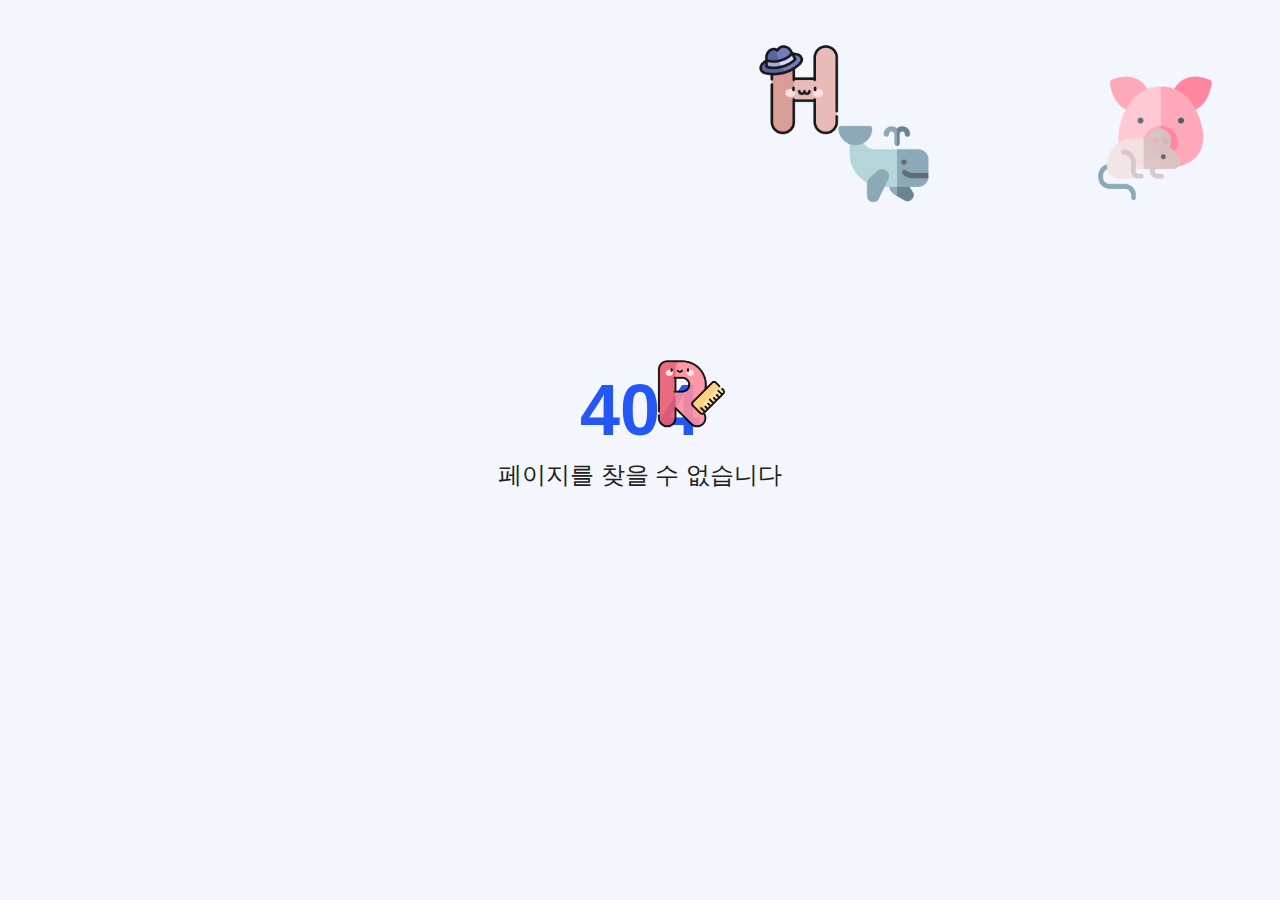
<file: intro.html>
<!DOCTYPE html>
<html lang="ko">
<head>
  <meta charset="UTF-8">
  <title>404 - Page Not Found</title>
  <style>
    body {
      width: 100vw;
      height: 100vh;
      margin: 0;
      padding: 0;
      background: #F3F6FD;
      display: flex;
      flex-direction: column;
      align-items: center;
      justify-content: center;
      overflow: hidden;
      position: relative;
      font-family: 'Nunito', Arial, sans-serif;
    }
    .title {
      font-size: 72px;
      font-weight: bold;
      margin-bottom: 8px;
      color: #2457F5;
      text-align: center;
    }
    .subtitle {
      font-size: 24px;
      color: #222;
      margin-bottom: 40px;
      text-align: center;
    }
    .floating-icon {
      position: absolute;
      transition: transform 1s cubic-bezier(.86,0,.07,1);
      opacity: 0.9;
      pointer-events: none;
    }
  </style>
</head>
<body>
  <div class="title">404</div>
  <div class="subtitle">페이지를 찾을 수 없습니다</div>

  <script>
    // icon 폴더에 01.png ~ 30.png가 존재한다고 가정
    const TOTAL_ICONS = 11;
    const ICONS_TO_SHOW = 5;

    // 1~30 중 10개 랜덤 선택 (중복 없이)
    const allIndices = Array.from({length: TOTAL_ICONS}, (_, i) => i + 1);
    const selectedIndices = [];
    while (selectedIndices.length < ICONS_TO_SHOW) {
      const idx = Math.floor(Math.random() * allIndices.length);
      selectedIndices.push(allIndices.splice(idx, 1)[0]);
    }

    // 이미지로 추가
    selectedIndices.forEach(i => {
      const img = document.createElement('img');
      img.src = `./assets/icon/${String(i).padStart(2, '0')}.png`;
      img.className = 'floating-icon';
      // 랜덤 크기(배율)
      const scale = 1 + Math.random();
      img.style.width = `${60 * scale}px`;
      img.style.height = `${60 * scale}px`;
      // 랜덤 시작 위치
      const left = Math.random() * 90;
      const top = Math.random() * 70;
      img.style.left = `${left}vw`;
      img.style.top = `${top}vh`;
      document.body.appendChild(img);

      // 둥둥이 애니메이션
      function animate() {
        const newLeft = Math.min(Math.max(left + (Math.random()-0.5)*12, 1), 93);
        const newTop = Math.min(Math.max(top + (Math.random()-0.5)*12, 5), 80);
        img.style.transform = `translate(${newLeft-left}vw, ${newTop-top}vh)`;
        setTimeout(animate, 3000 + Math.random()*2000);
      }
      animate();
    });
  </script>
</body>
</html>
</file>
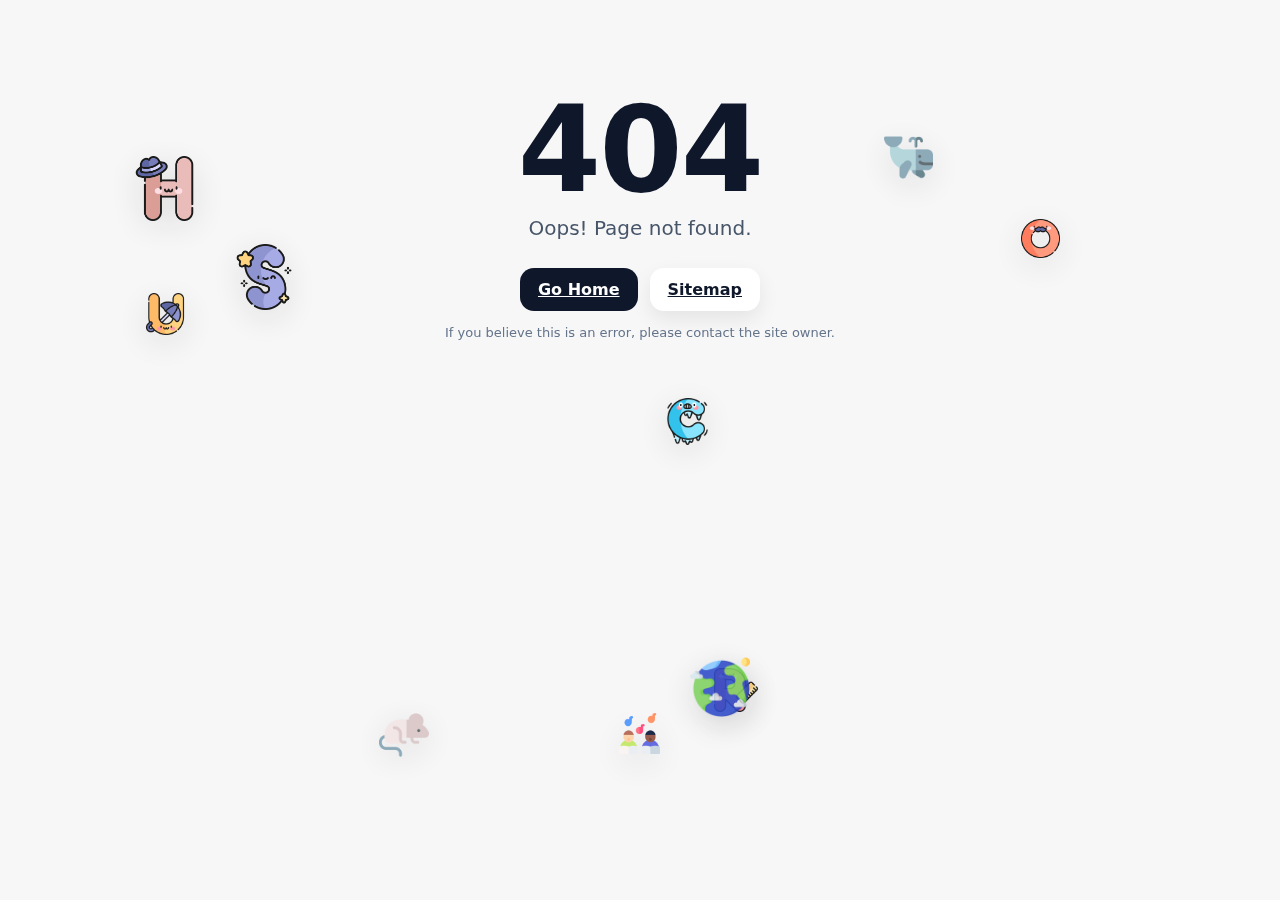
<file: intro01.html>
<!doctype html>
<html lang="en">
<head>
  <meta charset="utf-8" />
  <meta name="viewport" content="width=device-width, initial-scale=1" />
  <title>404 · Oops! Page not found.</title>
  <style>
    :root{
      --bg:#f7f7f8; --ink:#0f172a; --sub:#475569; --accent:#16a34a;
    }
    *{box-sizing:border-box}
    html,body{height:100%;margin:0}
    body{font-family: ui-sans-serif,system-ui,-apple-system,"Noto Sans KR","Apple SD Gothic Neo",Segoe UI,Roboto,Helvetica,Arial,sans-serif;background:var(--bg);color:var(--ink);}

    .stage{position:relative;min-height:100%;overflow:hidden}

    /* floating icons */
    .float{position:absolute;opacity:.9;filter:drop-shadow(0 8px 18px rgba(0,0,0,.12));pointer-events:none;will-change:transform}

    /* base up-down + slight lateral drift (no rotation) */
    @keyframes bob {
      0%{ transform:translate(0, 0); }
      50%{ transform:translate(var(--dx, 12px), -24px); }
      100%{ transform:translate(0, 0); }
    }

    /* content */
    .container{position:relative;z-index:5;max-width:880px;margin:0 auto;padding:96px 24px;display:flex;flex-direction:column;align-items:center;text-align:center}
    .title{font-size:120px;line-height:.9;font-weight:900;letter-spacing:-2px;margin:0 0 12px}
    .desc{font-size:20px;color:var(--sub);margin:0 0 28px}
    .actions{display:flex;gap:12px;flex-wrap:wrap;justify-content:center}
    .btn{appearance:none;border:0;border-radius:14px;padding:12px 18px;font-weight:700;cursor:pointer}
    .btn-primary{background:var(--ink);color:#fff}
    .btn-ghost{background:#fff;color:var(--ink);box-shadow:0 8px 20px rgba(0,0,0,.08)}

    /* mimic flaticon 404 layout feel: large 404, subtle sub, airy spacing */
    .note{margin-top:14px;font-size:13px;color:#64748b}

    /* responsive */
    @media (max-width:640px){
      .title{font-size:88px}
      .desc{font-size:18px}
    }
  </style>
</head>
<body>
  <div class="stage" id="stage">
    <main class="container">
      <h1 class="title">404</h1>
      <p class="desc">Oops! Page not found.</p>
      <div class="actions">
        <a class="btn btn-primary" href="/">Go Home</a>
        <a class="btn btn-ghost" href="/sitemap.xml">Sitemap</a>
      </div>
      <div class="note">If you believe this is an error, please contact the site owner.</div>
    </main>
  </div>

  <script>
    // settings
    const ICON_COUNT = 10;              // pick 10 icons
    const ICON_POOL = Array.from({length:11}, (_,i)=>String(i+1).padStart(2,'0')); // 01..11
    const baseSize = 34;                // px; will scale 1.0~2.0 (100~200%)
    const stage = document.getElementById('stage');

    // helper: random integer / float
    const rnd = (min,max)=> Math.random()*(max-min)+min;

    // choose 10 distinct items from 11
    const chosen = ICON_POOL.sort(()=>Math.random()-0.5).slice(0, ICON_COUNT);

    chosen.forEach((name, idx)=>{
      const img = document.createElement('img');
      img.src = `/assets/icon/${name}.png`; // adjust path for your site
      img.alt = `icon ${name}`;
      img.className = 'float';

      const scale = rnd(1, 2); // 100% ~ 200%
      const w = baseSize * scale;
      img.style.width = w + 'px';

      // random initial position (leave 10% margin)
      img.style.left = rnd(5, 85) + 'vw';
      img.style.top  = rnd(10, 80) + 'vh';

      // animation: bob with random horizontal drift and duration/delay
      const dur = rnd(6, 13).toFixed(2) + 's';
      const delay = (-rnd(0, 10)).toFixed(2) + 's'; // negative to desync immediately
      img.style.setProperty('--dx', Math.round(rnd(-20, 20)) + 'px');
      img.style.animation = `bob ${dur} ease-in-out ${delay} infinite`;

      stage.appendChild(img);
    });
  </script>
</body>
</html>
</file>
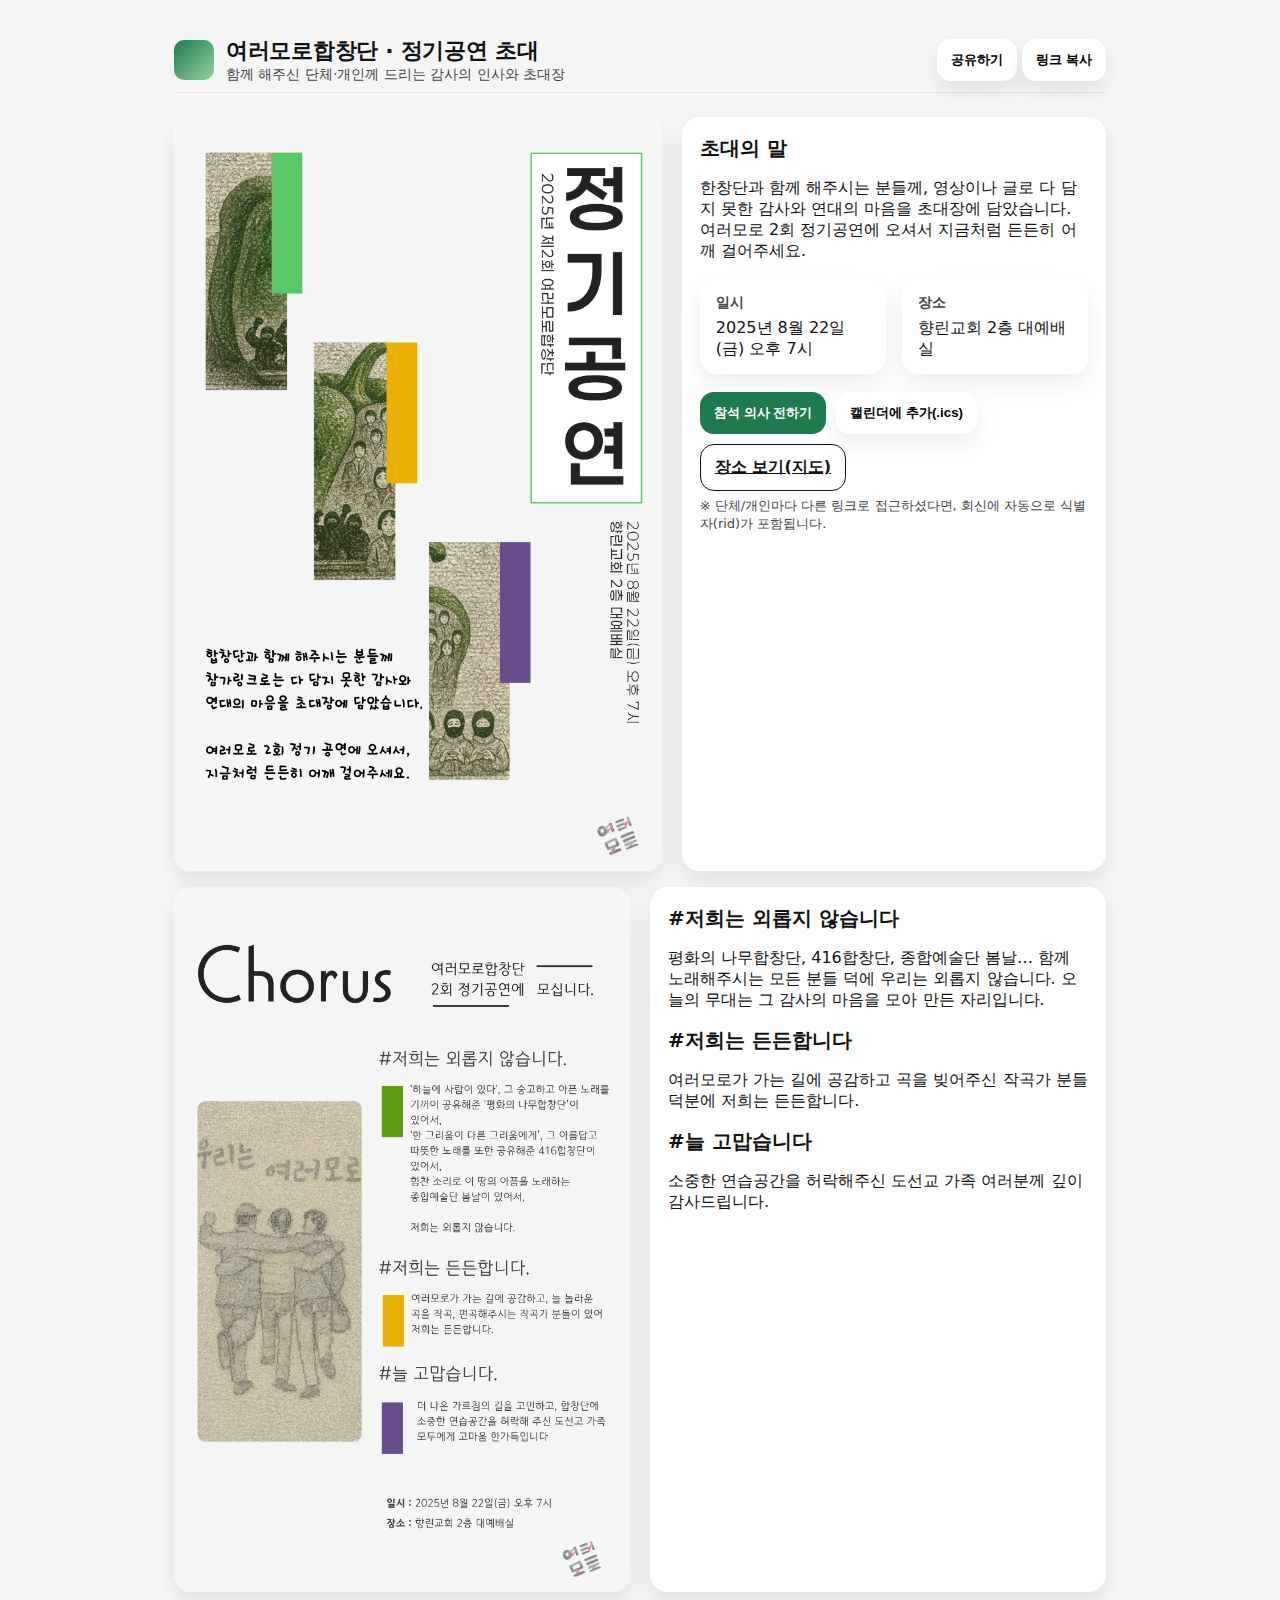
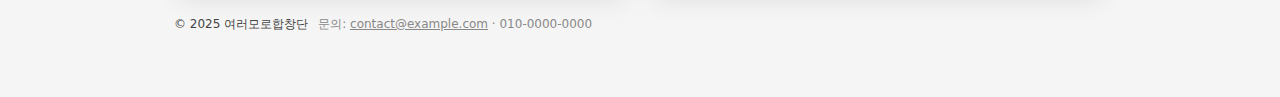
<file: test2.html>
<!doctype html>
<html lang="ko">
<head>
  <meta charset="utf-8" />
  <meta name="viewport" content="width=device-width, initial-scale=1" />
  <title>여러모로합창단 2회 정기공연 · 감사의 초대</title>

  <!-- Open Graph / Link Preview -->
  <meta property="og:type" content="website">
  <meta property="og:title" content="여러모로합창단 2회 정기공연 · 감사의 초대">
  <meta property="og:description" content="함께해주신 모든 분들께 드리는 작고 단단한 감사의 마음. 공연 정보와 참석 회신(눌러서 RSVP)까지 한 곳에서.">
  <!-- TODO: 아래 이미지를 실제 경로로 교체하세요 (1200x630 권장) -->
  <meta property="og:image" content="https://example.com/og/yeoleomolo_1200x630.png">
  <meta property="og:url" content="https://thx.example.com/">
  <meta name="twitter:card" content="summary_large_image">

  <!-- Favicon (선택) -->
  <link rel="icon" href="/favicon.ico">

  <style>
    :root{
      --bg:#f5f5f5; --ink:#111; --sub:#444; --brand:#1f7a4d; --accent:#6a5acd;
      --shadow: 0 10px 25px rgba(0,0,0,.08);
    }
    *{box-sizing:border-box}
    html,body{margin:0;height:100%;background:var(--bg);color:var(--ink);font-family: ui-sans-serif,system-ui,-apple-system,"Noto Sans KR","Apple SD Gothic Neo",Segoe UI,Roboto,Helvetica,Arial,sans-serif}
    a{color:inherit}
    .wrap{max-width:980px;margin:0 auto;padding:24px}
    header{
      display:flex;gap:16px;align-items:center;justify-content:space-between;flex-wrap:wrap;
      padding:12px 0 8px 0;border-bottom:1px solid #e6e6e6
    }
    .brand{display:flex;align-items:center;gap:12px}
    .logo{width:40px;height:40px;border-radius:10px;background:linear-gradient(135deg,var(--brand),#96d19f)}
    h1{font-size:22px;margin:0;letter-spacing:-.3px}
    .lead{font-size:14px;color:var(--sub)}

    .hero{display:grid;grid-template-columns:1.15fr 1fr;gap:20px;margin:24px 0 8px}
    @media (max-width:860px){.hero{grid-template-columns:1fr}}

    .card{background:white;border-radius:18px;box-shadow:var(--shadow);overflow:hidden}
    .card img{width:100%;display:block;height:auto}

    .content{padding:18px 18px 20px}
    .content h2{margin:0 0 10px;font-size:20px}
    .kv{border-radius:16px;overflow:hidden}

    .info{display:grid;grid-template-columns:1fr 1fr;gap:16px;margin:18px 0}
    @media (max-width:640px){.info{grid-template-columns:1fr}}
    .info .i{background:white;border-radius:16px;padding:14px 16px;box-shadow:var(--shadow)}
    .info .i strong{display:block;font-size:14px;color:var(--sub);margin-bottom:6px}
    .info .i span{font-size:16px}

    .cta{display:flex;flex-wrap:wrap;gap:10px;margin-top:14px}
    .btn{appearance:none;border:none;border-radius:14px;padding:12px 14px;font-weight:700;cursor:pointer}
    .btn-primary{background:var(--brand);color:white}
    .btn-ghost{background:white;box-shadow:var(--shadow)}
    .btn-outline{background:transparent;border:1.5px solid var(--ink)}

    .grid{display:grid;grid-template-columns:1fr 1fr;gap:20px;margin:16px 0}
    @media (max-width:860px){.grid{grid-template-columns:1fr}}

    footer{margin:24px 0 40px;color:var(--sub);font-size:12px}
    .copybox{display:flex;gap:10px;align-items:center}
    .small{font-size:12px;color:var(--sub)}
    .muted{color:#888}

    .rsvp-note{font-size:13px;color:var(--sub);margin-top:6px}

    /* 프린트용 */
    @media print{
      header,.cta,.share,.rsvp-note{display:none}
      body{background:white}
      .wrap{max-width:100%;padding:0}
      .grid{gap:0}
      .card{border-radius:0;box-shadow:none}
    }
  </style>
</head>
<body>
  <div class="wrap">
    <header>
      <div class="brand">
        <div class="logo" aria-hidden="true"></div>
        <div>
          <h1>여러모로합창단 · 정기공연 초대</h1>
          <div class="lead">함께 해주신 단체·개인께 드리는 감사의 인사와 초대장</div>
        </div>
      </div>
      <div class="share">
        <button class="btn btn-ghost" id="shareBtn" title="링크 공유">공유하기</button>
        <button class="btn btn-ghost" id="copyBtn" title="링크 복사">링크 복사</button>
      </div>
    </header>

    <section class="hero">
      <div class="card kv">
        <!-- 1페이지 이미지: 실제 배포 경로로 교체하세요 -->
        <img src="https://yeoleomolo.github.io/assets/img/yeoleomolo.2025.invite.p1.png" alt="정기공연 포스터 1" loading="lazy">
      </div>
      <div class="card">
        <div class="content">
          <h2>초대의 말</h2>
          <p>한창단과 함께 해주시는 분들께, 영상이나 글로 다 담지 못한 감사와 연대의 마음을 초대장에 담았습니다. 여러모로 2회 정기공연에 오셔서 지금처럼 든든히 어깨 걸어주세요.</p>

          <div class="info">
            <div class="i"><strong>일시</strong><span id="evDate">2025년 8월 22일(금) 오후 7시</span></div>
            <div class="i"><strong>장소</strong><span id="evVenue">향린교회 2층 대예배실</span></div>
          </div>

          <div class="cta">
            <button class="btn btn-primary" id="rsvpBtn">참석 의사 전하기</button>
            <button class="btn btn-ghost" id="addCalBtn">캘린더에 추가(.ics)</button>
            <a class="btn btn-outline" href="https://maps.google.com/?q=%ED%96%A5%EB%A6%B0%EA%B5%90%ED%9A%8C" target="_blank" rel="noopener">장소 보기(지도)</a>
          </div>
          <div class="rsvp-note">※ 단체/개인마다 다른 링크로 접근하셨다면, 회신에 자동으로 식별자(rid)가 포함됩니다.</div>
        </div>
      </div>
    </section>

    <section class="grid">
      <div class="card"><img src="https://yeoleomolo.github.io/assets/img/yeoleomolo.2025.invite.p2.png" alt="정기공연 포스터 2" loading="lazy"></div>
      <div class="card">
        <div class="content">
          <h2>#저희는 외롭지 않습니다</h2>
          <p>평화의 나무합창단, 416합창단, 종합예술단 봄날… 함께 노래해주시는 모든 분들 덕에 우리는 외롭지 않습니다. 오늘의 무대는 그 감사의 마음을 모아 만든 자리입니다.</p>
          <h2 style="margin-top:16px">#저희는 든든합니다</h2>
          <p>여러모로가 가는 길에 공감하고 곡을 빚어주신 작곡가 분들 덕분에 저희는 든든합니다.</p>
          <h2 style="margin-top:16px">#늘 고맙습니다</h2>
          <p>소중한 연습공간을 허락해주신 도선교 가족 여러분께 깊이 감사드립니다.</p>
        </div>
      </div>
    </section>

    <footer>
      <div class="copybox">
        <div class="small">© 2025 여러모로합창단</div>
        <div class="small muted">문의: <a href="mailto:contact@example.com">contact@example.com</a> · 010-0000-0000</div>
      </div>
    </footer>
  </div>

  <script>
    // 1) rid(수신자 식별자) 파라미터 저장 및 사용
    const u = new URL(location.href);
    const rid = u.searchParams.get('rid');
    if (rid) localStorage.setItem('rid', rid);

    // 2) Web Share API & 링크 복사
    const shareBtn = document.getElementById('shareBtn');
    const copyBtn = document.getElementById('copyBtn');
    shareBtn?.addEventListener('click', async () => {
      try{
        if (navigator.share){
          await navigator.share({title: document.title, text: '여러모로합창단 정기공연 초대', url: location.href});
        } else {
          await navigator.clipboard.writeText(location.href);
          alert('링크가 복사되었습니다');
        }
      }catch(e){console.warn(e)}
    });
    copyBtn?.addEventListener('click', async () => {
      await navigator.clipboard.writeText(location.href);
      alert('링크가 복사되었습니다');
    });

    // 3) RSVP: mailto 예시 (원하시면 폼/서버엔드로 교체)
    document.getElementById('rsvpBtn')?.addEventListener('click', () => {
      const subject = encodeURIComponent('정기공연 참석 회신');
      const body = encodeURIComponent(`안녕하세요,\n\n아래와 같이 회신드립니다.\n\n- 성함/단체명: \n- 인원: \n- 메모: \n\nrid: ${localStorage.getItem('rid')||''}`);
      location.href = `mailto:contact@example.com?subject=${subject}&body=${body}`;
    });

    // 4) 캘린더 .ics 생성(클라이언트) — UTC 시간으로 작성
    document.getElementById('addCalBtn')?.addEventListener('click', () => {
      // TODO: 실제 공연 시간대에 맞춰 수정하세요 (아래는 KST 2025-08-22 19:00 → UTC 10:00 가정)
      const dtStart = '20250822T100000Z';
      const dtEnd   = '20250822T120000Z';
      const ics = `BEGIN:VCALENDAR\nVERSION:2.0\nPRODID:-//Yeoleomolo Choir//Invite//KR\nCALSCALE:GREGORIAN\nBEGIN:VEVENT\nUID:${Date.now()}@thx.example.com\nDTSTAMP:${new Date().toISOString().replace(/[-:]/g,'').replace(/\..+/,'Z')}\nDTSTART:${dtStart}\nDTEND:${dtEnd}\nSUMMARY:여러모로합창단 제2회 정기공연\nLOCATION:향린교회 2층 대예배실\nDESCRIPTION:함께해주신 모든 분들께 드리는 감사의 무대\nEND:VEVENT\nEND:VCALENDAR`;
      const blob = new Blob([ics], {type:'text/calendar'});
      const url = URL.createObjectURL(blob);
      const a = document.createElement('a');
      a.href = url; a.download = 'yeoleomolo_invite.ics';
      document.body.appendChild(a); a.click(); a.remove();
      URL.revokeObjectURL(url);
    });

    // 5) GA4/Matomo 등 분석툴을 쓰는 경우, rid를 이벤트로 전송하세요 (예시)
    // if (window.gtag){ gtag('event','landing_view',{rid: localStorage.getItem('rid')||'(none)'}); }
  </script>

  <!-- 구조화 데이터: 이벤트(검색/캘린더 친화) -->
  <script type="application/ld+json">
  {
    "@context": "https://schema.org",
    "@type": "MusicEvent",
    "name": "여러모로합창단 제2회 정기공연",
    "startDate": "2025-08-22T19:00:00+09:00",
    "endDate": "2025-08-22T21:00:00+09:00",
    "eventAttendanceMode": "https://schema.org/OfflineEventAttendanceMode",
    "eventStatus": "https://schema.org/EventScheduled",
    "location": {
      "@type": "Place",
      "name": "향린교회 2층 대예배실",
      "address": {
        "@type": "PostalAddress",
        "addressCountry": "KR"
      }
    },
    "image": [
      "https://example.com/og/yeoleomolo_1200x630.png"
    ],
    "description": "함께해주신 단체·개인께 드리는 감사의 인사와 공연 초대",
    "organizer": {"@type":"Organization","name":"여러모로합창단"}
  }
  </script>
</body>
</html>
</file>
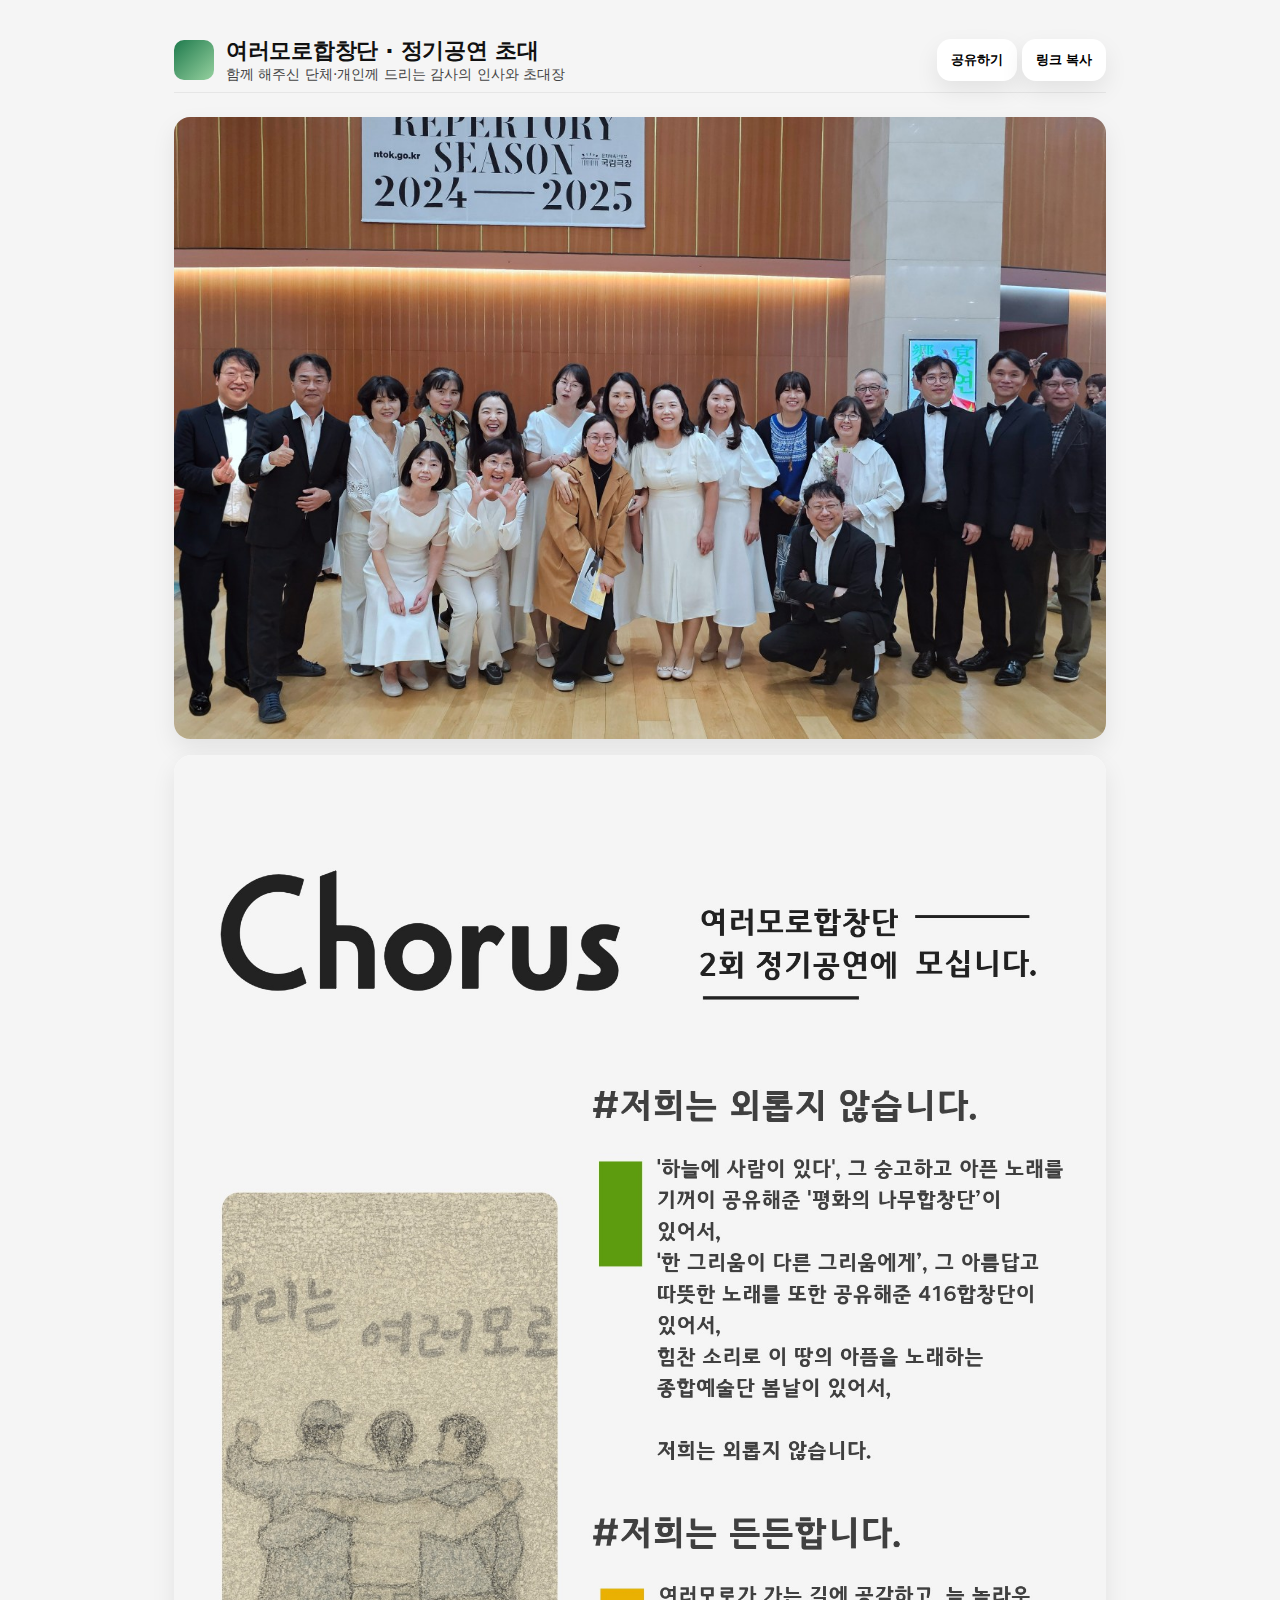
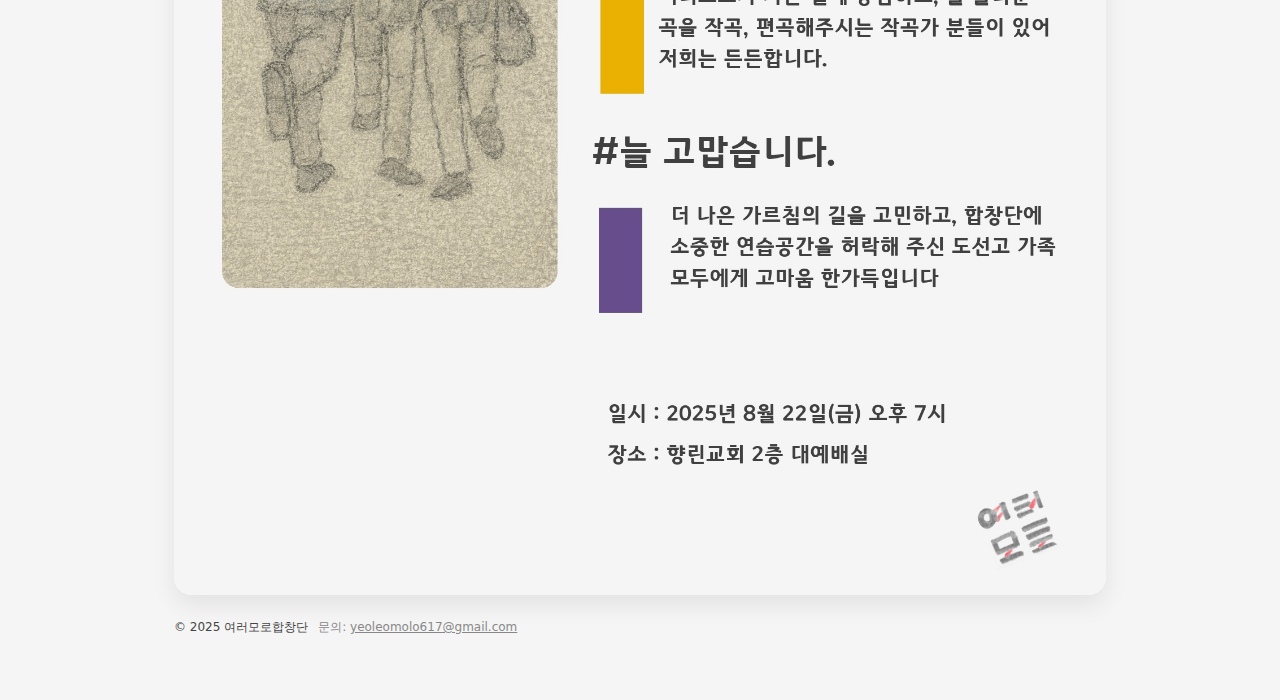
<file: 2025/invite.01.html>
<!doctype html>
<html lang="ko">
<head>
  <meta charset="utf-8" />
  <meta name="viewport" content="width=device-width, initial-scale=1" />
  <title>여러모로합창단 2회 정기공연 · 감사의 초대</title>

  <!-- Open Graph / Link Preview -->
  <meta property="og:type" content="website">
  <meta property="og:title" content="여러모로합창단 2회 정기공연 · 감사의 초대">
  <meta property="og:description" content="함께해주신 모든 분들께 드리는 작고 단단한 감사의 마음을 담은 초대장">
  <!-- TODO: 아래 이미지를 실제 경로로 교체하세요 (1200x630 권장) -->
  <meta property="og:image" content="https://yeoleomolo.github.io/assets/img/og_yeoleomolo_1200.jpg">
  <meta property="og:url" content="https://yeoleomolo.github.io/2025/invite.01.html">
  <meta name="twitter:card" content="summary_large_image">

  <!-- Favicon (선택) -->
  <link rel="icon" href="/favicon.ico">

  <style>
    :root{
      --bg:#f5f5f5; --ink:#111; --sub:#444; --brand:#1f7a4d; --accent:#6a5acd;
      --shadow: 0 10px 25px rgba(0,0,0,.08);
    }
    *{box-sizing:border-box}
    html,body{margin:0;height:100%;background:var(--bg);color:var(--ink);font-family: ui-sans-serif,system-ui,-apple-system,"Noto Sans KR","Apple SD Gothic Neo",Segoe UI,Roboto,Helvetica,Arial,sans-serif}
    a{color:inherit}
    .wrap{max-width:980px;margin:0 auto;padding:24px}
    header{
      display:flex;gap:16px;align-items:center;justify-content:space-between;flex-wrap:wrap;
      padding:12px 0 8px 0;border-bottom:1px solid #e6e6e6
    }
    .brand{display:flex;align-items:center;gap:12px}
    .logo{width:40px;height:40px;border-radius:10px;background:linear-gradient(135deg,var(--brand),#96d19f)}
    h1{font-size:22px;margin:0;letter-spacing:-.3px}
    .lead{font-size:14px;color:var(--sub)}

    .hero{display:grid;grid-template-columns:1fr;gap:20px;margin:24px 0 8px}
    @media (max-width:860px){.hero{grid-template-columns:1fr}}

    .card{background:white;border-radius:18px;box-shadow:var(--shadow);overflow:hidden}
    .card img{width:100%;display:block;height:auto}

    .content{padding:18px 18px 20px}
    .content h2{margin:0 0 10px;font-size:20px}
    .kv{border-radius:16px;overflow:hidden}

    .info{display:grid;grid-template-columns:1fr 1fr;gap:16px;margin:18px 0}
    @media (max-width:640px){.info{grid-template-columns:1fr}}
    .info .i{background:white;border-radius:16px;padding:14px 16px;box-shadow:var(--shadow)}
    .info .i strong{display:block;font-size:14px;color:var(--sub);margin-bottom:6px}
    .info .i span{font-size:16px}

    .cta{display:flex;flex-wrap:wrap;gap:10px;margin-top:14px}
    .btn{appearance:none;border:none;border-radius:14px;padding:12px 14px;font-weight:700;cursor:pointer}
    .btn-primary{background:var(--brand);color:white}
    .btn-ghost{background:white;box-shadow:var(--shadow)}
    .btn-outline{background:transparent;border:1.5px solid var(--ink)}

    .grid{display:grid;grid-template-columns:1fr;gap:20px;margin:16px 0}
    @media (max-width:860px){.grid{grid-template-columns:1fr}}

    footer{margin:24px 0 40px;color:var(--sub);font-size:12px}
    .copybox{display:flex;gap:10px;align-items:center}
    .small{font-size:12px;color:var(--sub)}
    .muted{color:#888}

    .rsvp-note{font-size:13px;color:var(--sub);margin-top:6px}

    /* 프린트용 */
    @media print{
      header,.cta,.share,.rsvp-note{display:none}
      body{background:white}
      .wrap{max-width:100%;padding:0}
      .grid{gap:0}
      .card{border-radius:0;box-shadow:none}
    }
  </style>
</head>

<body>
  <div class="wrap">
    <header>
      <div class="brand">
        <div class="logo" aria-hidden="true"></div>
        <div>
          <h1>여러모로합창단 · 정기공연 초대</h1>
          <div class="lead">함께 해주신 단체·개인께 드리는 감사의 인사와 초대장</div>
        </div>
      </div>
      <div class="share">
        <button class="btn btn-ghost" id="shareBtn" title="링크 공유">공유하기</button>
        <button class="btn btn-ghost" id="copyBtn" title="링크 복사">링크 복사</button>
      </div>
    </header>

    <section class="hero">
      <div class="card kv">
        <!-- 1페이지 이미지: 실제 배포 경로로 교체하세요 -->
        <img src="../assets/img/yeoleomolo.2025.invite.p1.jpg" alt="정기공연 포스터 1" loading="lazy">
      </div>
      
    </section>

    <section class="grid">
      <div class="card"><img src="../assets/img/yeoleomolo.2025.invite.p2.jpg" alt="정기공연 포스터 2" loading="lazy"></div>
      <!--
      <div class="card">
        <div class="content">
          <h2>초대의 말</h2>
          <p>한창단과 함께 해주시는 분들께, 영상이나 글로 다 담지 못한 감사와 연대의 마음을 초대장에 담았습니다. 여러모로 2회 정기공연에 오셔서 지금처럼 든든히 어깨 걸어주세요.</p>

          <div class="info">
            <div class="i"><strong>일시</strong><span id="evDate">2025년 8월 22일(금) 오후 7시</span></div>
            <div class="i"><strong>장소</strong><span id="evVenue">향린교회 2층 대예배실</span></div>
          </div>

          <div class="cta">
            <button class="btn btn-primary" id="rsvpBtn">참석 의사 전하기</button>
            <button class="btn btn-ghost" id="addCalBtn">캘린더에 추가(.ics)</button>
            <a class="btn btn-outline" href="https://maps.google.com/?q=%ED%96%A5%EB%A6%B0%EA%B5%90%ED%9A%8C" target="_blank" rel="noopener">장소 보기(지도)</a>
          </div>
          </div>
      </div> -->
    </section>

    <footer>
      <div class="copybox">
        <div class="small">© 2025 여러모로합창단</div>
        <div class="small muted">문의: <a href="mailto:yeoleomolo617@gmail.com">yeoleomolo617@gmail.com</a></div>
      </div>
    </footer>
  </div>

  <script>
    // 1) rid(수신자 식별자) 파라미터 저장 및 사용
    const u = new URL(location.href);
    const rid = u.searchParams.get('rid');
    if (rid) localStorage.setItem('rid', rid);

    // 2) Web Share API & 링크 복사
    const shareBtn = document.getElementById('shareBtn');
    const copyBtn = document.getElementById('copyBtn');
    shareBtn?.addEventListener('click', async () => {
      try{
        if (navigator.share){
          await navigator.share({title: document.title, text: '여러모로합창단 정기공연 초대', url: location.href});
        } else {
          await navigator.clipboard.writeText(location.href);
          alert('링크가 복사되었습니다');
        }
      }catch(e){console.warn(e)}
    });
    copyBtn?.addEventListener('click', async () => {
      await navigator.clipboard.writeText(location.href);
      alert('링크가 복사되었습니다');
    });

    // 3) RSVP: mailto 예시 (원하시면 폼/서버엔드로 교체)
    document.getElementById('rsvpBtn')?.addEventListener('click', () => {
      const subject = encodeURIComponent('정기공연 참석 회신');
      const body = encodeURIComponent(`안녕하세요,\n\n아래와 같이 회신드립니다.\n\n- 성함/단체명: \n- 인원: \n- 메모: \n\nrid: ${localStorage.getItem('rid')||''}`);
      location.href = `mailto:contact@example.com?subject=${subject}&body=${body}`;
    });

    // 4) 캘린더 .ics 생성(클라이언트) — UTC 시간으로 작성
    document.getElementById('addCalBtn')?.addEventListener('click', () => {
      // TODO: 실제 공연 시간대에 맞춰 수정하세요 (아래는 KST 2025-08-22 19:00 → UTC 10:00 가정)
      const dtStart = '20250822T100000Z';
      const dtEnd   = '20250822T130000Z';
      const ics = `BEGIN:VCALENDAR\nVERSION:2.0\nPRODID:-//Yeoleomolo Choir//Invite//KR\nCALSCALE:GREGORIAN\nBEGIN:VEVENT\nUID:${Date.now()}@thx.example.com\nDTSTAMP:${new Date().toISOString().replace(/[-:]/g,'').replace(/\..+/,'Z')}\nDTSTART:${dtStart}\nDTEND:${dtEnd}\nSUMMARY:여러모로합창단 제2회 정기공연\nLOCATION:향린교회 2층 대예배실\nDESCRIPTION:함께해주신 모든 분들께 드리는 감사의 무대\nEND:VEVENT\nEND:VCALENDAR`;
      const blob = new Blob([ics], {type:'text/calendar'});
      const url = URL.createObjectURL(blob);
      const a = document.createElement('a');
      a.href = url; a.download = 'yeoleomolo_invite.ics';
      document.body.appendChild(a); a.click(); a.remove();
      URL.revokeObjectURL(url);
    });

  </script>

  <!-- 구조화 데이터: 이벤트(검색/캘린더 친화) -->
  <script type="application/ld+json">
  {
    "@context": "https://schema.org",
    "@type": "MusicEvent",
    "name": "여러모로합창단 제2회 정기공연",
    "startDate": "2025-08-22T19:00:00+09:00",
    "endDate": "2025-08-22T21:00:00+09:00",
    "eventAttendanceMode": "https://schema.org/OfflineEventAttendanceMode",
    "eventStatus": "https://schema.org/EventScheduled",
    "location": {
      "@type": "Place",
      "name": "향린교회 2층 대예배실",
      "address": {
        "@type": "PostalAddress",
        "addressCountry": "KR"
      }
    },
    "image": [
      "https://example.com/og/yeoleomolo_1200x630.png"
    ],
    "description": "함께해주신 단체·개인께 드리는 감사의 인사와 공연 초대",
    "organizer": {"@type":"Organization","name":"여러모로합창단"}
  }
  </script>
</body>
</html>
</file>
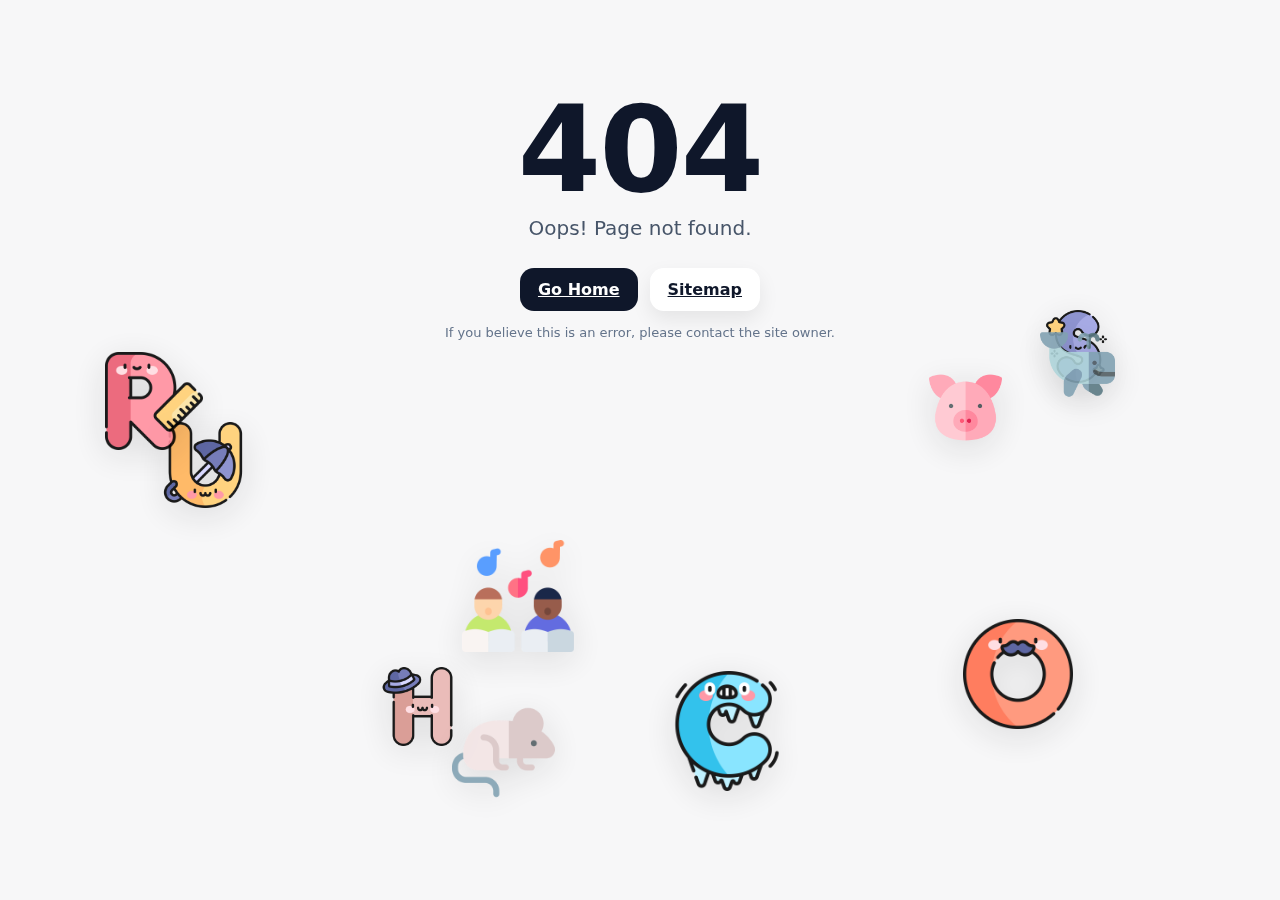
<file: assets/intro01.html>
<!doctype html>
<html lang="en">
<head>
  <meta charset="utf-8" />
  <meta name="viewport" content="width=device-width, initial-scale=1" />
  <title>404 · Oops! Page not found.</title>
  <style>
    :root{
      --bg:#f7f7f8; --ink:#0f172a; --sub:#475569; --accent:#16a34a;
    }
    *{box-sizing:border-box}
    html,body{height:100%;margin:0}
    body{font-family: ui-sans-serif,system-ui,-apple-system,"Noto Sans KR","Apple SD Gothic Neo",Segoe UI,Roboto,Helvetica,Arial,sans-serif;background:var(--bg);color:var(--ink);}

    .stage{position:relative;min-height:100%;overflow:hidden}

    /* floating icons */
    .float{position:absolute;opacity:.9;filter:drop-shadow(0 8px 18px rgba(0,0,0,.12));pointer-events:none;will-change:transform}

    /* base up-down + slight lateral drift (no rotation) */
    @keyframes bob {
      0%{ transform:translate(0, 0); }
      50%{ transform:translate(var(--dx, 12px), -24px); }
      100%{ transform:translate(0, 0); }
    }

    /* content */
    .container{position:relative;z-index:5;max-width:880px;margin:0 auto;padding:96px 24px;display:flex;flex-direction:column;align-items:center;text-align:center}
    .title{font-size:120px;line-height:.9;font-weight:900;letter-spacing:-2px;margin:0 0 12px}
    .desc{font-size:20px;color:var(--sub);margin:0 0 28px}
    .actions{display:flex;gap:12px;flex-wrap:wrap;justify-content:center}
    .btn{appearance:none;border:0;border-radius:14px;padding:12px 18px;font-weight:700;cursor:pointer}
    .btn-primary{background:var(--ink);color:#fff}
    .btn-ghost{background:#fff;color:var(--ink);box-shadow:0 8px 20px rgba(0,0,0,.08)}

    /* mimic flaticon 404 layout feel: large 404, subtle sub, airy spacing */
    .note{margin-top:14px;font-size:13px;color:#64748b}

    /* responsive */
    @media (max-width:640px){
      .title{font-size:88px}
      .desc{font-size:18px}
    }
  </style>
</head>
<body>
  <div class="stage" id="stage">
    <main class="container">
      <h1 class="title">404</h1>
      <p class="desc">Oops! Page not found.</p>
      <div class="actions">
        <a class="btn btn-primary" href="/">Go Home</a>
        <a class="btn btn-ghost" href="/sitemap.xml">Sitemap</a>
      </div>
      <div class="note">If you believe this is an error, please contact the site owner.</div>
    </main>
  </div>

  <script>
    // settings
    const ICON_COUNT = 10;              // pick 10 icons
    const ICON_POOL = Array.from({length:11}, (_,i)=>String(i+1).padStart(2,'0')); // 01..11
    const baseSize = 64;                // px; will scale 1.0~2.0 (100~200%)
    const stage = document.getElementById('stage');

    // helper: random integer / float
    const rnd = (min,max)=> Math.random()*(max-min)+min;

    // choose 10 distinct items from 11
    const chosen = ICON_POOL.sort(()=>Math.random()-0.5).slice(0, ICON_COUNT);

    chosen.forEach((name, idx)=>{
      const img = document.createElement('img');
      img.src = `/assets/icon/${name}.png`; // adjust path for your site
      img.alt = `icon ${name}`;
      img.className = 'float';

      const scale = rnd(1, 2); // 100% ~ 200%
      const w = baseSize * scale;
      img.style.width = w + 'px';

      // random initial position (leave 10% margin)
      img.style.left = rnd(5, 85) + 'vw';
      img.style.top  = rnd(10, 80) + 'vh';

      // animation: bob with random horizontal drift and duration/delay
      const dur = rnd(6, 13).toFixed(2) + 's';
      const delay = (-rnd(0, 10)).toFixed(2) + 's'; // negative to desync immediately
      img.style.setProperty('--dx', Math.round(rnd(-20, 20)) + 'px');
      img.style.animation = `bob ${dur} ease-in-out ${delay} infinite`;

      stage.appendChild(img);
    });
  </script>
</body>
</html>
</file>
